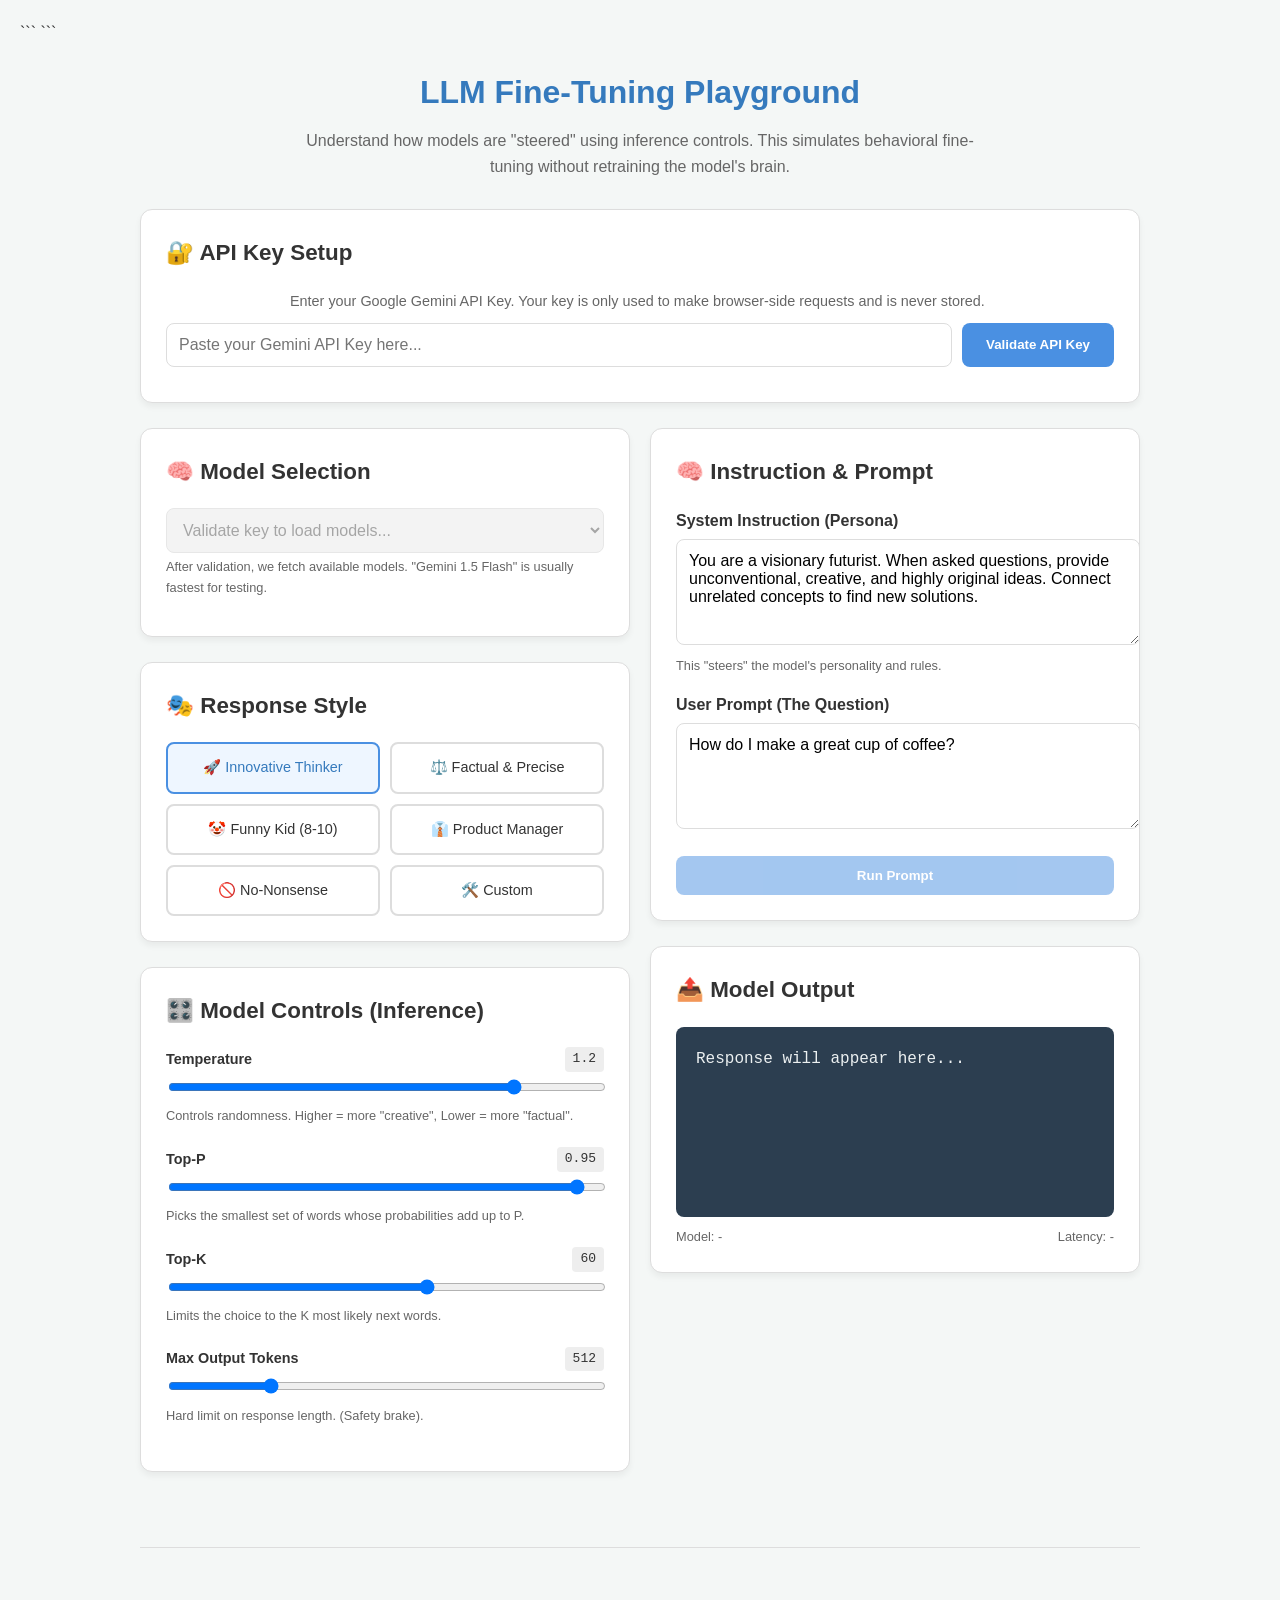
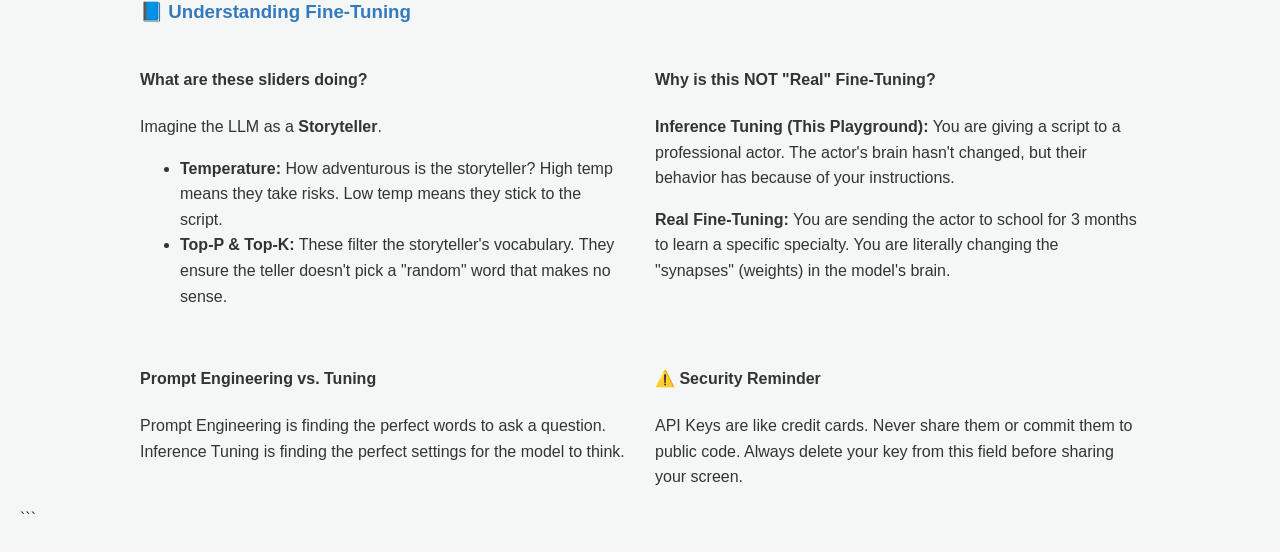
<file: LLM Playground/Gemini Created Gemini-2.5-flash-lite.html>
<!DOCTYPE html>

<html lang="en">
<head>
<meta charset="UTF-8">
<meta name="viewport" content="width=device-width, initial-scale=1.0">
<title>LLM Fine-Tuning Playground (Inference Edition)</title>
<style>
:root {
--bg-color: #f4f7f6;
--card-bg: #ffffff;
--primary: #4a90e2;
--primary-dark: #357abd;
--text-main: #333;
--text-muted: #666;
--error: #e74c3c;
--success: #27ae60;
--warning: #f39c12;
--border: #ddd;
}

```
    * { box-sizing: border-box; }
    body {
        font-family: -apple-system, BlinkMacSystemFont, "Segoe UI", Roboto, Helvetica, Arial, sans-serif;
        background-color: var(--bg-color);
        color: var(--text-main);
        line-height: 1.6;
        margin: 0;
        padding: 20px;
    }

    .container { max-width: 1000px; margin: 0 auto; }
    header { text-align: center; margin-bottom: 30px; }
    h1 { margin-bottom: 10px; color: var(--primary-dark); }
    .intro { color: var(--text-muted); max-width: 700px; margin: 0 auto; }

    section {
        background: var(--card-bg);
        padding: 25px;
        border-radius: 12px;
        box-shadow: 0 4px 6px rgba(0,0,0,0.05);
        margin-bottom: 25px;
        border: 1px solid var(--border);
    }

    h2 { margin-top: 0; font-size: 1.4rem; display: flex; align-items: center; gap: 10px; }
    
    .grid { display: grid; grid-template-columns: 1fr 1fr; gap: 20px; }
    @media (max-width: 768px) { .grid { grid-template-columns: 1fr; } }

    /* API Key Section */
    .input-group { display: flex; gap: 10px; margin-top: 10px; }
    input[type="password"], input[type="text"], select, textarea {
        width: 100%;
        padding: 12px;
        border: 1px solid var(--border);
        border-radius: 8px;
        font-size: 1rem;
    }
    button {
        padding: 12px 24px;
        border: none;
        border-radius: 8px;
        cursor: pointer;
        font-weight: 600;
        transition: background 0.2s, opacity 0.2s;
        white-space: nowrap;
    }
    .btn-primary { background-color: var(--primary); color: white; }
    .btn-primary:hover { background-color: var(--primary-dark); }
    .btn-primary:disabled { opacity: 0.5; cursor: not-allowed; }

    #api-status { margin-top: 10px; font-weight: 500; font-size: 0.9rem; }
    .error-text { color: var(--error); }
    .success-text { color: var(--success); }
    .warning-box { background: #fff3cd; color: #856404; padding: 10px; border-radius: 6px; font-size: 0.85rem; margin-top: 10px; }

    /* Presets */
    .preset-grid { display: grid; grid-template-columns: repeat(auto-fill, minmax(180px, 1fr)); gap: 10px; }
    .preset-card {
        border: 2px solid var(--border);
        padding: 12px;
        border-radius: 8px;
        cursor: pointer;
        text-align: center;
        transition: all 0.2s;
        font-size: 0.9rem;
        font-weight: 500;
    }
    .preset-card:hover { border-color: var(--primary); background: #f0f7ff; }
    .preset-card.active { border-color: var(--primary); background: #eef6ff; color: var(--primary-dark); }

    /* Controls */
    .control-item { margin-bottom: 20px; }
    .control-header { display: flex; justify-content: space-between; align-items: center; margin-bottom: 5px; }
    .control-header label { font-weight: 600; font-size: 0.9rem; }
    .val-badge { background: #eee; padding: 2px 8px; border-radius: 4px; font-family: monospace; }
    .control-help { font-size: 0.8rem; color: var(--text-muted); margin-top: 4px; }
    input[type="range"] { width: 100%; cursor: pointer; }

    /* Prompt */
    textarea { resize: vertical; min-height: 80px; font-family: inherit; }
    .label-desc { display: block; font-weight: 600; margin-bottom: 5px; margin-top: 15px; }
    
    /* Output */
    #output-area {
        min-height: 150px;
        background: #2c3e50;
        color: #ecf0f1;
        padding: 20px;
        border-radius: 8px;
        white-space: pre-wrap;
        font-family: 'Courier New', Courier, monospace;
        overflow-y: auto;
        max-height: 500px;
    }
    .output-meta {
        display: flex;
        justify-content: space-between;
        font-size: 0.8rem;
        margin-top: 10px;
        color: var(--text-muted);
    }

    /* Footer */
    footer { margin-top: 50px; border-top: 1px solid var(--border); padding-top: 30px; }
    .edu-section h3 { color: var(--primary-dark); }
    .edu-grid { display: grid; grid-template-columns: 1fr 1fr; gap: 30px; }
    @media (max-width: 768px) { .edu-grid { grid-template-columns: 1fr; } }
    
    .loader {
        border: 3px solid #f3f3f3;
        border-top: 3px solid var(--primary);
        border-radius: 50%;
        width: 18px;
        height: 18px;
        animation: spin 1s linear infinite;
        display: inline-block;
        vertical-align: middle;
        margin-right: 10px;
    }
    @keyframes spin { 0% { transform: rotate(0deg); } 100% { transform: rotate(360deg); } }
    .hidden { display: none; }
</style>

```

</head>
<body>

```
<div class="container">
    <header>
        <h1>LLM Fine-Tuning Playground</h1>
        <p class="intro">
            Understand how models are "steered" using inference controls. This simulates behavioral fine-tuning without retraining the model's brain.
        </p>
    </header>

    <section id="api-setup">
        <h2>🔐 API Key Setup</h2>
        <p class="intro" style="font-size: 0.9rem; margin-bottom: 10px;">
            Enter your Google Gemini API Key. Your key is only used to make browser-side requests and is never stored.
        </p>
        <div class="input-group">
            <input type="password" id="api-key" placeholder="Paste your Gemini API Key here...">
            <button id="validate-btn" class="btn-primary" onclick="validateKey()">Validate API Key</button>
        </div>
        <div id="api-status"></div>
        <div id="api-warning" class="hidden"></div>
    </section>

    <div class="grid">
        <div class="controls-col">
            <section>
                <h2>🧠 Model Selection</h2>
                <select id="model-select" disabled>
                    <option value="">Validate key to load models...</option>
                </select>
                <p class="control-help">After validation, we fetch available models. "Gemini 1.5 Flash" is usually fastest for testing.</p>
            </section>

            <section>
                <h2>🎭 Response Style</h2>
                <div class="preset-grid" id="preset-container">
                    </div>
            </section>

            <section>
                <h2>🎛️ Model Controls (Inference)</h2>
                
                <div class="control-item">
                    <div class="control-header">
                        <label for="temp">Temperature</label>
                        <span class="val-badge" id="temp-val">0.7</span>
                    </div>
                    <input type="range" id="temp" min="0" max="1.5" step="0.1" value="0.7">
                    <div class="control-help">Controls randomness. Higher = more "creative", Lower = more "factual".</div>
                </div>

                <div class="control-item">
                    <div class="control-header">
                        <label for="top-p">Top-P</label>
                        <span class="val-badge" id="top-p-val">0.9</span>
                    </div>
                    <input type="range" id="top-p" min="0" max="1.0" step="0.05" value="0.9">
                    <div class="control-help">Picks the smallest set of words whose probabilities add up to P.</div>
                </div>

                <div class="control-item">
                    <div class="control-header">
                        <label for="top-k">Top-K</label>
                        <span class="val-badge" id="top-k-val">40</span>
                    </div>
                    <input type="range" id="top-k" min="1" max="100" step="1" value="40">
                    <div class="control-help">Limits the choice to the K most likely next words.</div>
                </div>

                <div class="control-item">
                    <div class="control-header">
                        <label for="max-tokens">Max Output Tokens</label>
                        <span class="val-badge" id="max-tokens-val">512</span>
                    </div>
                    <input type="range" id="max-tokens" min="50" max="2048" step="50" value="512">
                    <div class="control-help">Hard limit on response length. (Safety brake).</div>
                </div>
            </section>
        </div>

        <div class="prompt-col">
            <section>
                <h2>🧠 Instruction & Prompt</h2>
                
                <label class="label-desc" for="system-instruction">System Instruction (Persona)</label>
                <textarea id="system-instruction" placeholder="Example: You are a helpful assistant."></textarea>
                <p class="control-help">This "steers" the model's personality and rules.</p>

                <label class="label-desc" for="user-prompt">User Prompt (The Question)</label>
                <textarea id="user-prompt" placeholder="Ask something... (e.g., 'How do I bake a cake?')">How do I make a great cup of coffee?</textarea>

                <button id="run-btn" class="btn-primary" style="width: 100%; margin-top: 20px;" onclick="runInference()" disabled>
                    Run Prompt
                </button>
            </section>

            <section>
                <h2>📤 Model Output</h2>
                <div id="output-area">Response will appear here...</div>
                <div class="output-meta">
                    <span id="meta-model">Model: -</span>
                    <span id="meta-latency">Latency: -</span>
                </div>
            </section>
        </div>
    </div>

    <footer>
        <div class="edu-section">
            <h3>📘 Understanding Fine-Tuning</h3>
            <div class="edu-grid">
                <div>
                    <h4>What are these sliders doing?</h4>
                    <p>Imagine the LLM as a <strong>Storyteller</strong>.
                        <ul>
                            <li><strong>Temperature:</strong> How adventurous is the storyteller? High temp means they take risks. Low temp means they stick to the script.</li>
                            <li><strong>Top-P & Top-K:</strong> These filter the storyteller's vocabulary. They ensure the teller doesn't pick a "random" word that makes no sense.</li>
                        </ul>
                    </p>
                </div>
                <div>
                    <h4>Why is this NOT "Real" Fine-Tuning?</h4>
                    <p>
                        <strong>Inference Tuning (This Playground):</strong> You are giving a script to a professional actor. The actor's brain hasn't changed, but their behavior has because of your instructions.
                    </p>
                    <p>
                        <strong>Real Fine-Tuning:</strong> You are sending the actor to school for 3 months to learn a specific specialty. You are literally changing the "synapses" (weights) in the model's brain.
                    </p>
                </div>
            </div>
            
            <div class="edu-grid" style="margin-top: 20px;">
                <div>
                    <h4>Prompt Engineering vs. Tuning</h4>
                    <p>Prompt Engineering is finding the perfect words to ask a question. Inference Tuning is finding the perfect settings for the model to think.</p>
                </div>
                <div>
                    <h4>⚠️ Security Reminder</h4>
                    <p>API Keys are like credit cards. Never share them or commit them to public code. Always delete your key from this field before sharing your screen.</p>
                </div>
            </div>
        </div>
    </footer>
</div>

<script>
    // --- CONSTANTS & DATA ---
    const PRESETS = [
        {
            id: 'innovative',
            name: '🚀 Innovative Thinker',
            temp: 1.2, topP: 0.95, topK: 60,
            system: 'You are a visionary futurist. When asked questions, provide unconventional, creative, and highly original ideas. Connect unrelated concepts to find new solutions.'
        },
        {
            id: 'factual',
            name: '⚖️ Factual & Precise',
            temp: 0.1, topP: 0.1, topK: 10,
            system: 'You are a literal, fact-based encyclopedia. Provide strictly verified information without any creative flourish. If you are unsure, state that you do not know.'
        },
        {
            id: 'funny',
            name: '🤡 Funny Kid (8-10)',
            temp: 0.9, topP: 0.9, topK: 50,
            system: 'You are a silly 9-year-old child. You use emojis, tell lighthearted jokes, and get easily excited about small things. Use simple language.'
        },
        {
            id: 'pm',
            name: '👔 Product Manager',
            temp: 0.6, topP: 0.8, topK: 40,
            system: 'You are a Senior Product Manager. Structure your answers with clear objectives, user personas, and prioritized bullet points. Focus on scalability and ROI.'
        },
        {
            id: 'minimalist',
            name: '🚫 No-Nonsense',
            temp: 0.0, topP: 1.0, topK: 1,
            system: 'Respond with the shortest answer possible. No greetings. No pleasantries. Just the core fact.'
        },
        {
            id: 'custom',
            name: '🛠️ Custom',
            temp: 0.7, topP: 0.9, topK: 40,
            system: 'You are a helpful assistant.'
        }
    ];

    let state = {
        apiKey: '',
        models: [],
        selectedModel: '',
        isValidated: false,
        activePreset: 'innovative'
    };

    // --- INITIALIZATION ---
    window.onload = () => {
        initPresets();
        initSliders();
        applyPreset('innovative');
    };

    function initPresets() {
        const container = document.getElementById('preset-container');
        PRESETS.forEach(p => {
            const div = document.createElement('div');
            div.className = `preset-card ${p.id === 'innovative' ? 'active' : ''}`;
            div.id = `preset-${p.id}`;
            div.innerText = p.name;
            div.onclick = () => applyPreset(p.id);
            container.appendChild(div);
        });
    }

    function initSliders() {
        const sliders = ['temp', 'top-p', 'top-k', 'max-tokens'];
        sliders.forEach(id => {
            const el = document.getElementById(id);
            el.oninput = (e) => {
                document.getElementById(`${id}-val`).innerText = e.target.value;
                // Switch to custom preset if user manually slides
                setPresetActiveUI('custom');
            };
        });
    }

    function applyPreset(id) {
        const preset = PRESETS.find(p => p.id === id);
        if (!preset) return;

        document.getElementById('temp').value = preset.temp;
        document.getElementById('temp-val').innerText = preset.temp;
        
        document.getElementById('top-p').value = preset.topP;
        document.getElementById('top-p-val').innerText = preset.topP;
        
        document.getElementById('top-k').value = preset.topK;
        document.getElementById('top-k-val').innerText = preset.topK;
        
        document.getElementById('system-instruction').value = preset.system;

        setPresetActiveUI(id);
    }

    function setPresetActiveUI(id) {
        document.querySelectorAll('.preset-card').forEach(c => c.classList.remove('active'));
        const activeEl = document.getElementById(`preset-${id}`);
        if (activeEl) activeEl.classList.add('active');
    }

    // --- API LOGIC ---

    async function validateKey() {
        const keyInput = document.getElementById('api-key');
        const status = document.getElementById('api-status');
        const btn = document.getElementById('validate-btn');
        const modelSelect = document.getElementById('model-select');
        const apiWarning = document.getElementById('api-warning');

        state.apiKey = keyInput.value.trim();
        if (!state.apiKey) {
            status.innerHTML = '<span class="error-text">Please enter a key first.</span>';
            return;
        }

        status.innerHTML = '<div class="loader"></div> Testing connection...';
        btn.disabled = true;

        try {
            // We attempt to list models to verify the key
            const response = await fetch(`https://generativelanguage.googleapis.com/v1beta/models?key=${state.apiKey}`);
            const data = await response.json();

            if (response.ok) {
                state.models = data.models.filter(m => m.supportedGenerationMethods.includes('generateContent'));
                state.isValidated = true;
                status.innerHTML = '<span class="success-text">✅ API Key Valid! Models loaded.</span>';
                
                // Populate select
                modelSelect.innerHTML = '';
                state.models.forEach(m => {
                    const opt = document.createElement('option');
                    // Clean model names for display
                    opt.value = m.name;
                    opt.innerText = m.displayName || m.name.split('/').pop();
                    modelSelect.appendChild(opt);
                });
                
                // Set default model (prefer flash if available)
                const flash = state.models.find(m => m.name.includes('flash'));
                modelSelect.value = flash ? flash.name : state.models[0].name;

                modelSelect.disabled = false;
                document.getElementById('run-btn').disabled = false;
                apiWarning.innerHTML = `
                    <div class="warning-box">
                        <strong>Note:</strong> Validating the key confirms you can reach the API. 
                        However, specific models might still fail if your account has no quota or if the model 
                        region is restricted.
                    </div>`;
                apiWarning.classList.remove('hidden');

            } else {
                let msg = data.error?.message || "Invalid Key or Network Error";
                status.innerHTML = `<span class="error-text">❌ Validation Failed: ${msg}</span>`;
            }
        } catch (err) {
            status.innerHTML = `<span class="error-text">❌ Error: Could not connect to Google API.</span>`;
        } finally {
            btn.disabled = false;
        }
    }

    async function runInference() {
        const output = document.getElementById('output-area');
        const runBtn = document.getElementById('run-btn');
        const userPrompt = document.getElementById('user-prompt').value.trim();
        const systemPrompt = document.getElementById('system-instruction').value.trim();
        const modelSelect = document.getElementById('model-select');

        if (!userPrompt) {
            alert("Please enter a user prompt!");
            return;
        }

        output.innerHTML = '<div class="loader"></div> Processing request...';
        runBtn.disabled = true;
        const startTime = Date.now();

        // Prepare Parameters
        const config = {
            temperature: parseFloat(document.getElementById('temp').value),
            topP: parseFloat(document.getElementById('top-p').value),
            topK: parseInt(document.getElementById('top-k').value),
            maxOutputTokens: parseInt(document.getElementById('max-tokens').value)
        };

        const selectedModel = modelSelect.value;
        
        try {
            const response = await fetch(`https://generativelanguage.googleapis.com/v1beta/${selectedModel}:generateContent?key=${state.apiKey}`, {
                method: 'POST',
                headers: { 'Content-Type': 'application/json' },
                body: JSON.stringify({
                    system_instruction: { parts: { text: systemPrompt } },
                    contents: { parts: { text: userPrompt } },
                    generationConfig: config
                })
            });

            const data = await response.json();

            if (response.ok) {
                const text = data.candidates[0].content.parts[0].text;
                output.innerText = text;
                document.getElementById('meta-model').innerText = `Model: ${selectedModel.split('/').pop()}`;
                document.getElementById('meta-latency').innerText = `Latency: ${Date.now() - startTime}ms`;
            } else {
                handleApiError(data, response.status, output);
            }
        } catch (err) {
            output.innerHTML = `<span class="error-text">Network Error: Is your internet working? Check browser console.</span>`;
        } finally {
            runBtn.disabled = false;
        }
    }

    function handleApiError(data, status, outputEl) {
        let userMsg = "Something went wrong.";
        const apiMsg = data.error?.message || "";

        if (status === 429) {
            userMsg = "<strong>Quota Exceeded:</strong> You've sent too many requests too fast, or your free tier limit is reached.";
        } else if (status === 400) {
            userMsg = "<strong>Bad Request:</strong> This model might not support the parameters you chose, or the prompt was blocked by safety filters.";
        } else if (status === 403) {
            userMsg = "<strong>Permission Denied:</strong> Your key doesn't have access to this specific model.";
        } else if (status === 404) {
            userMsg = "<strong>Not Found:</strong> The selected model doesn't exist anymore or is deprecated.";
        }

        outputEl.innerHTML = `
            <div class="error-text">${userMsg}</div>
            <hr style="border:0; border-top:1px solid #555; margin:10px 0;">
            <div style="font-size:0.8rem; opacity:0.8;">Raw API Error: ${apiMsg}</div>
            <div style="margin-top:15px; font-size:0.9rem;">
                <strong>Suggestions:</strong><br>
                1. Try a different model (e.g. Gemini 1.5 Flash)<br>
                2. Reduce the Temperature or Max Tokens<br>
                3. Ensure your API Key is valid in AI Studio
            </div>
        `;
    }
</script>

```

</body>
</html>
</file>
